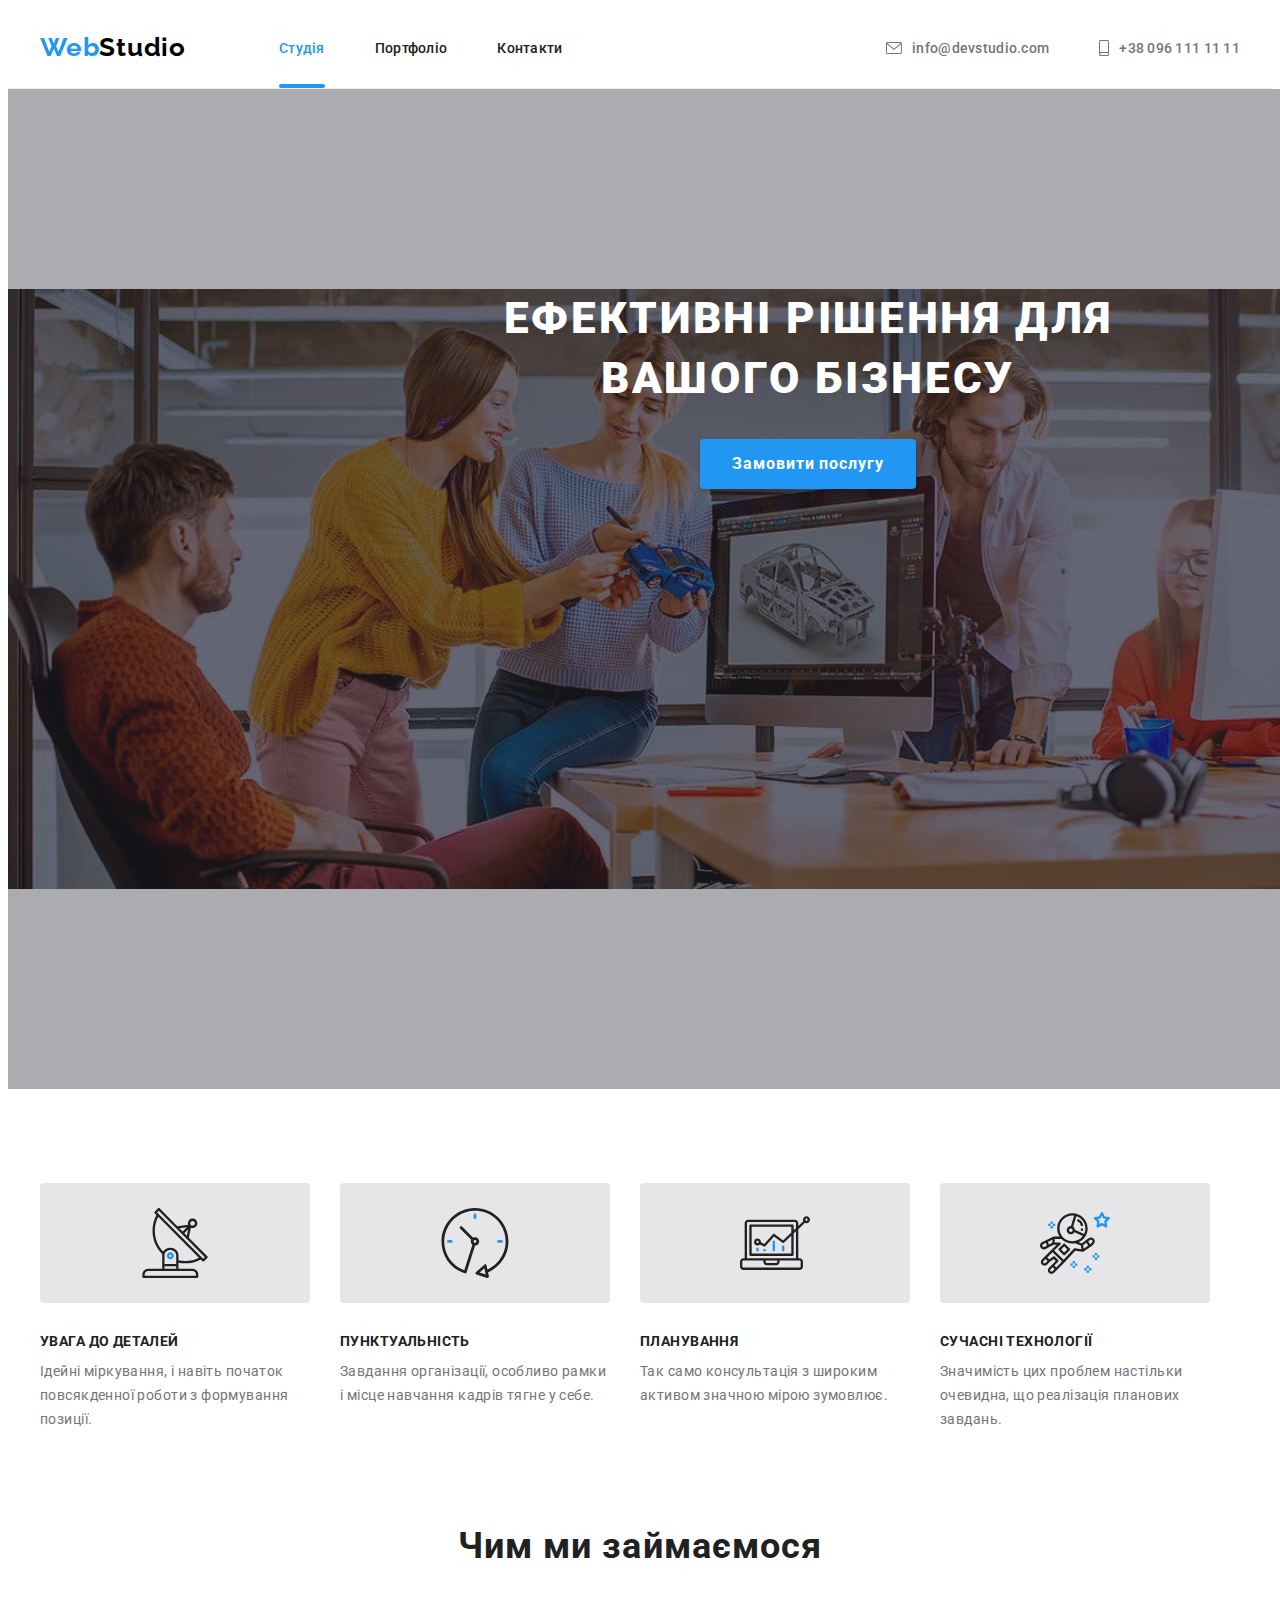
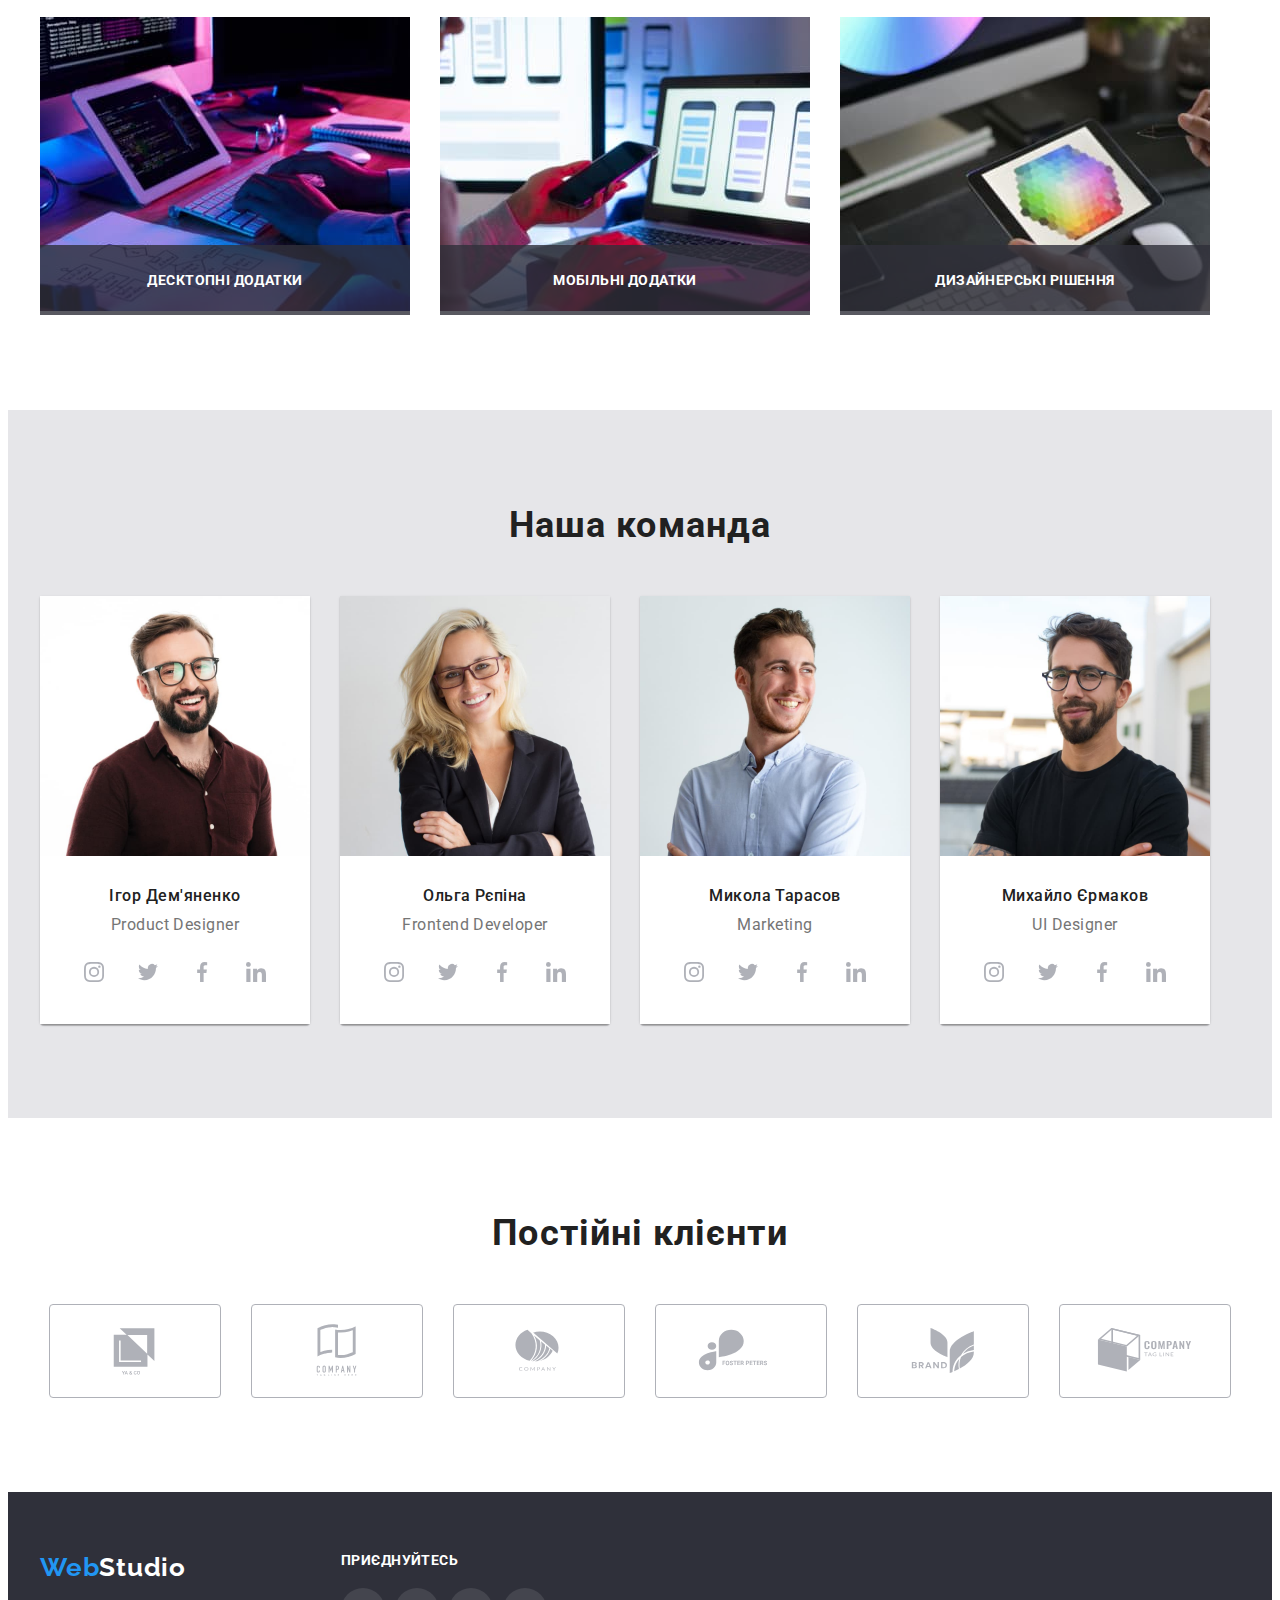
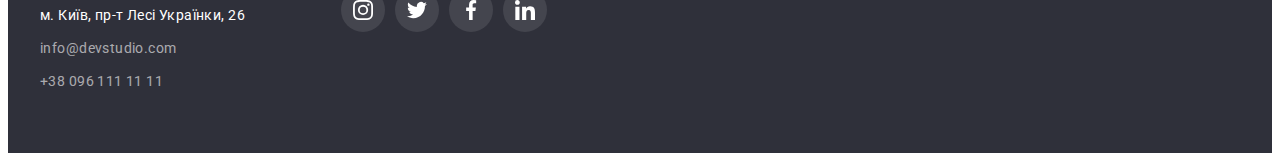
<file: index.html>
<!DOCTYPE html>
<html lang="uk">
  <head>
    <meta charset="UTF-8" />
    <meta http-equiv="X-UA-Compatible" content="IE=edge" />
    <meta name="viewport" content="width=device-width, initial-scale=1.0" />
    <title>WebStudio</title>
    <link rel="preconnect" href="https://fonts.googleapis.com" />
    <link rel="preconnect" href="https://fonts.gstatic.com" crossorigin />
    <link
      href="https://fonts.googleapis.com/css2?family=Raleway:wght@700&family=Roboto:wght@400;500;700;900&display=swap"
      rel="stylesheet"
    />
    <link
      rel="stylesheet"
      href="https://cdnjs.cloudflare.com/ajax/libs/modern-normalize/1.1.0/modern-normalize.min.css"
      integrity="sha512-wpPYUAdjBVSE4KJnH1VR1HeZfpl1ub8YT/NKx4PuQ5NmX2tKuGu6U/JRp5y+Y8XG2tV+wKQpNHVUX03MfMFn9Q=="
      crossorigin="anonymous"
      referrerpolicy="no-referrer"
    />
    <link rel="stylesheet" href="./css/styles.css" />
  </head>
  <body>
    <!--Верхня лінія-->
    <header class="header-nav">
      <div class="container header-container">
        <nav class="header-navigation">
          <a href="" class="logo logo-nav" lang="en"
            >Web<span class="logo-header">Studio</span></a
          >
          <ul class="site-nav">
            <li class="site-item">
              <a href="./index.html" class="link current">Студія</a>
            </li>
            <li class="site-item">
              <a href="./portfolio.html" class="link">Портфоліо</a>
            </li>
            <li class="site-item"><a href="" class="link">Контакти</a></li>
          </ul>
        </nav>
        <ul class="contacts">
          <li class="header-item">
            <div class="header-soc-block">
              <a href="mailto:info@devstudio.com" class="contacts-link"
                >info@devstudio.com<svg
                  class="header-soc-icon"
                  width="16"
                  height="12"
                >
                  <use href="./images/icons.svg#icon-envelope"></use></svg
              ></a>
            </div>
          </li>
          <li class="header-soc-item">
            <div class="header-soc-block">
              <a href="tel:+380961111111" class="contacts-link"
                >+38 096 111 11 11<svg
                  class="header-soc-icon"
                  width="10"
                  height="16"
                >
                  <use href="./images/icons.svg#icon-smartphone"></use></svg
              ></a>
            </div>
          </li>
        </ul>
      </div>
    </header>

    <main>
      <!--Шапка-->
      <section class="hero">
        <div class="container">
          <h1 class="hero-title">ЕФЕКТИВНІ РІШЕННЯ ДЛЯ ВАШОГО БІЗНЕСУ</h1>
          <button type="button" class="hero-button" data-modal-open>
            Замовити послугу
          </button>
        </div>
      </section>

      <!--<h2>Особливості</h2>-->
      <section class="features">
        <div class="container">
          <ul class="features-list">
            <li class="features-item">
              <div class="features-block">
                <svg class="features-icon" width="70" height="70">
                  <use href="./images/icons.svg#icon-antenna"></use>
                </svg>
              </div>
              <h3 class="features-title">УВАГА ДО ДЕТАЛЕЙ</h3>
              <p>
                Ідейні міркування, і навіть початок повсякденної роботи з
                формування позиції.
              </p>
            </li>
            <li class="features-item">
              <div class="features-block">
                <svg class="features-icon" width="70" height="70">
                  <use href="./images/icons.svg#icon-clock"></use>
                </svg>
              </div>
              <h3 class="features-title">ПУНКТУАЛЬНІСТЬ</h3>
              <p>
                Завдання організації, особливо рамки і місце навчання кадрів
                тягне у себе.
              </p>
            </li>
            <li class="features-item">
              <div class="features-block">
                <svg class="features-icon" width="70" height="70">
                  <use href="./images/icons.svg#icon-diagram"></use>
                </svg>
              </div>
              <h3 class="features-title">ПЛАНУВАННЯ</h3>
              <p>
                Так само консультація з широким активом значною мірою зумовлює.
              </p>
            </li>
            <li class="features-item">
              <div class="features-block">
                <svg class="features-icon" width="70" height="70">
                  <use href="./images/icons.svg#icon-astronaut"></use>
                </svg>
              </div>
              <h3 class="features-title">СУЧАСНІ ТЕХНОЛОГІЇ</h3>
              <p>
                Значимість цих проблем настільки очевидна, що реалізація
                планових завдань.
              </p>
            </li>
          </ul>
        </div>
      </section>

      <!--Чим ми займаємося-->
      <section class="specialty">
        <div class="container">
          <h2 class="specialty-heading heading">Чим ми займаємося</h2>
          <ul class="specialty-list">
            <li>
              <div class="specialty-top-wrap">
                <p class="specialty-top-text">ДЕСКТОПНІ ДОДАТКИ</p>
                <img src="./images/box1.jpg" alt="веб-розробка" width="370" />
              </div>
            </li>
            <li>
              <div class="specialty-top-wrap">
                <p class="specialty-top-text">МОБІЛЬНІ ДОДАТКИ</p>
                <img
                  src="./images/box2.jpg"
                  alt="розробка додатків"
                  width="370"
                />
              </div>
            </li>
            <li>
              <div class="specialty-top-wrap">
                <p class="specialty-top-text">ДИЗАЙНЕРСЬКІ РІШЕННЯ</p>
                <img src="./images/box3.jpg" alt="веб-дизайн" width="370" />
              </div>
            </li>
          </ul>
        </div>
      </section>

      <!--Наша команда-->
      <section class="section-user">
        <div class="container">
          <h2 class="user-heading heading">Наша команда</h2>
          <ul class="user-list">
            <li class="user-item">
              <img
                class="user-image"
                src="./images/igor.jpg"
                alt="Ігор Дем'яненко"
                width="270"
              />
              <div class="user-block">
                <h3 class="user-title">Ігор Дем'яненко</h3>
                <p>Product Designer</p>
                <ul class="user-soc-list">
                  <li class="user-soc-item">
                    <a class="user-soc-link" href="">
                      <svg class="user-soc-icon" width="20" height="20">
                        <use href="./images/icons.svg#icon-instagram"></use>
                      </svg>
                    </a>
                  </li>
                  <li class="user-soc-item">
                    <a class="user-soc-link" href="">
                      <svg class="user-soc-icon" width="20" height="20">
                        <use href="./images/icons.svg#icon-twitter"></use>
                      </svg>
                    </a>
                  </li>
                  <li class="user-soc-item">
                    <a class="user-soc-link" href="">
                      <svg class="user-soc-icon" width="20" height="20">
                        <use href="./images/icons.svg#icon-facebook"></use>
                      </svg>
                    </a>
                  </li>
                  <li class="user-soc-item">
                    <a class="user-soc-link" href="">
                      <svg class="user-soc-icon" width="20" height="20">
                        <use href="./images/icons.svg#icon-linkedin"></use>
                      </svg>
                    </a>
                  </li>
                </ul>
              </div>
            </li>
            <li class="user-item">
              <img
                class="user-image"
                src="./images/olga.jpg"
                alt="Ольга Рєпіна"
                width="270"
              />
              <div class="user-block">
                <h3 class="user-title">Ольга Рєпіна</h3>
                <p>Frontend Developer</p>
                <ul class="user-soc-list">
                  <li class="user-soc-item">
                    <a class="user-soc-link" href="">
                      <svg class="user-soc-icon" width="20" height="20">
                        <use href="./images/icons.svg#icon-instagram"></use>
                      </svg>
                    </a>
                  </li>
                  <li class="user-soc-item">
                    <a class="user-soc-link" href="">
                      <svg class="user-soc-icon" width="20" height="20">
                        <use href="./images/icons.svg#icon-twitter"></use>
                      </svg>
                    </a>
                  </li>
                  <li class="user-soc-item">
                    <a class="user-soc-link" href="">
                      <svg class="user-soc-icon" width="20" height="20">
                        <use href="./images/icons.svg#icon-facebook"></use>
                      </svg>
                    </a>
                  </li>
                  <li class="user-soc-item">
                    <a class="user-soc-link" href="">
                      <svg class="user-soc-icon" width="20" height="20">
                        <use href="./images/icons.svg#icon-linkedin"></use>
                      </svg>
                    </a>
                  </li>
                </ul>
              </div>
            </li>
            <li class="user-item">
              <img
                class="user-image"
                src="./images/nicholas.jpg"
                alt="Микола Тарасов"
                width="270"
              />
              <div class="user-block">
                <h3 class="user-title">Микола Тарасов</h3>
                <p>Marketing</p>
                <ul class="user-soc-list">
                  <li class="user-soc-item">
                    <a class="user-soc-link" href="">
                      <svg class="user-soc-icon" width="20" height="20">
                        <use href="./images/icons.svg#icon-instagram"></use>
                      </svg>
                    </a>
                  </li>
                  <li class="user-soc-item">
                    <a class="user-soc-link" href="">
                      <svg class="user-soc-icon" width="20" height="20">
                        <use href="./images/icons.svg#icon-twitter"></use>
                      </svg>
                    </a>
                  </li>
                  <li class="user-soc-item">
                    <a class="user-soc-link" href="">
                      <svg class="user-soc-icon" width="20" height="20">
                        <use href="./images/icons.svg#icon-facebook"></use>
                      </svg>
                    </a>
                  </li>
                  <li class="user-soc-item">
                    <a class="user-soc-link" href="">
                      <svg class="user-soc-icon" width="20" height="20">
                        <use href="./images/icons.svg#icon-linkedin"></use>
                      </svg>
                    </a>
                  </li>
                </ul>
              </div>
            </li>
            <li class="user-item">
              <img
                class="user-image"
                src="./images/mykhailo.jpg"
                alt="Михайло Єрмаков"
                width="270"
              />
              <div class="user-block">
                <h3 class="user-title">Михайло Єрмаков</h3>
                <p>UI Designer</p>
                <ul class="user-soc-list">
                  <li class="user-soc-item">
                    <a class="user-soc-link" href="">
                      <svg class="user-soc-icon" width="20" height="20">
                        <use href="./images/icons.svg#icon-instagram"></use>
                      </svg>
                    </a>
                  </li>
                  <li class="user-soc-item">
                    <a class="user-soc-link" href="">
                      <svg class="user-soc-icon" width="20" height="20">
                        <use href="./images/icons.svg#icon-twitter"></use>
                      </svg>
                    </a>
                  </li>
                  <li class="user-soc-item">
                    <a class="user-soc-link" href="">
                      <svg class="user-soc-icon" width="20" height="20">
                        <use href="./images/icons.svg#icon-facebook"></use>
                      </svg>
                    </a>
                  </li>
                  <li class="user-soc-item">
                    <a class="user-soc-link" href="">
                      <svg class="user-soc-icon" width="20" height="20">
                        <use href="./images/icons.svg#icon-linkedin"></use>
                      </svg>
                    </a>
                  </li>
                </ul>
              </div>
            </li>
          </ul>
        </div>
      </section>

      <!--Постійні клієнти-->
      <section class="section-clients">
        <div class="container">
          <h2 class="clients-heading heading">Постійні клієнти</h2>
          <ul class="clients-list">
            <li class="clients-item">
              <a class="clients-link" href="">
                <svg class="clients-soc-icon" width="106" height="60">
                  <use href="./images/icons.svg#icon-yaco"></use>
                </svg>
              </a>
            </li>
            <li class="clients-item">
              <a class="clients-link" href="">
                <svg class="clients-soc-icon" width="106" height="60">
                  <use
                    href="./images/icons.svg#icon-company_tagline_here"
                  ></use>
                </svg>
              </a>
            </li>
            <li class="clients-item">
              <a class="clients-link" href="">
                <svg class="clients-soc-icon" width="106" height="60">
                  <use href="./images/icons.svg#icon-company"></use>
                </svg>
              </a>
            </li>
            <li class="clients-item">
              <a class="clients-link" href="">
                <svg class="clients-soc-icon" width="106" height="60">
                  <use href="./images/icons.svg#icon-foster_peters"></use>
                </svg>
              </a>
            </li>
            <li class="clients-item">
              <a class="clients-link" href="">
                <svg class="clients-soc-icon" width="106" height="60">
                  <use href="./images/icons.svg#icon-brand"></use>
                </svg>
              </a>
            </li>
            <li class="clients-item">
              <a class="clients-link" href="">
                <svg class="clients-soc-icon" width="106" height="60">
                  <use href="./images/icons.svg#icon-company_tag_line"></use>
                </svg>
              </a>
            </li>
          </ul>
        </div>
      </section>
    </main>

    <!--Підвал-->
    <footer class="footer-nav">
      <div class="container footer-container">
        <div class="footer-nav-block">
          <a href="" class="logo footer" lang="en"
            >Web<span class="foorer-logo">Studio</span></a
          >
          <address class="footer-address">
            <a href="" class="addres location"
              >м. Київ, пр-т Лесі Українки, 26</a
            ><br />
            <a href="mailto:info@devstudio.com" class="nav-link email"
              >info@devstudio.com</a
            ><br />
            <a href="tel:+380961111111" class="nav-link tel"
              >+38 096 111 11 11</a
            >
          </address>
        </div>
        <div class="footer-icon-block">
          <h2 class="footer-heading">ПРИЄДНУЙТЕСЬ</h2>
          <ul class="footer-soc-list">
            <li class="footer-soc-item">
              <a class="footer-soc-link" href="">
                <svg class="footer-soc-icon" width="20" height="20">
                  <use href="./images/icons.svg#icon-instagram"></use>
                </svg>
              </a>
            </li>
            <li class="footer-soc-item">
              <a class="footer-soc-link" href="">
                <svg class="footer-soc-icon" width="20" height="20">
                  <use href="./images/icons.svg#icon-twitter"></use>
                </svg>
              </a>
            </li>
            <li class="footer-soc-item">
              <a class="footer-soc-link" href="">
                <svg class="footer-soc-icon" width="20" height="20">
                  <use href="./images/icons.svg#icon-facebook"></use>
                </svg>
              </a>
            </li>
            <li class="footer-soc-item">
              <a class="footer-soc-link" href="">
                <svg class="footer-soc-icon" width="20" height="20">
                  <use href="./images/icons.svg#icon-linkedin"></use>
                </svg>
              </a>
            </li>
          </ul>
        </div>
      </div>
    </footer>
    <div class="backdrop is-hidden" data-modal>
      <div class="modal">
        <button type="button" class="modal-close" data-modal-close>
          <svg class="modal-icon" width="18" height="18">
            <use href="./images/icons.svg#icon-closeX"></use>
          </svg>
        </button>
      </div>
    </div>
    <script src="./js/modal.js"></script>
  </body>
</html>
</file>
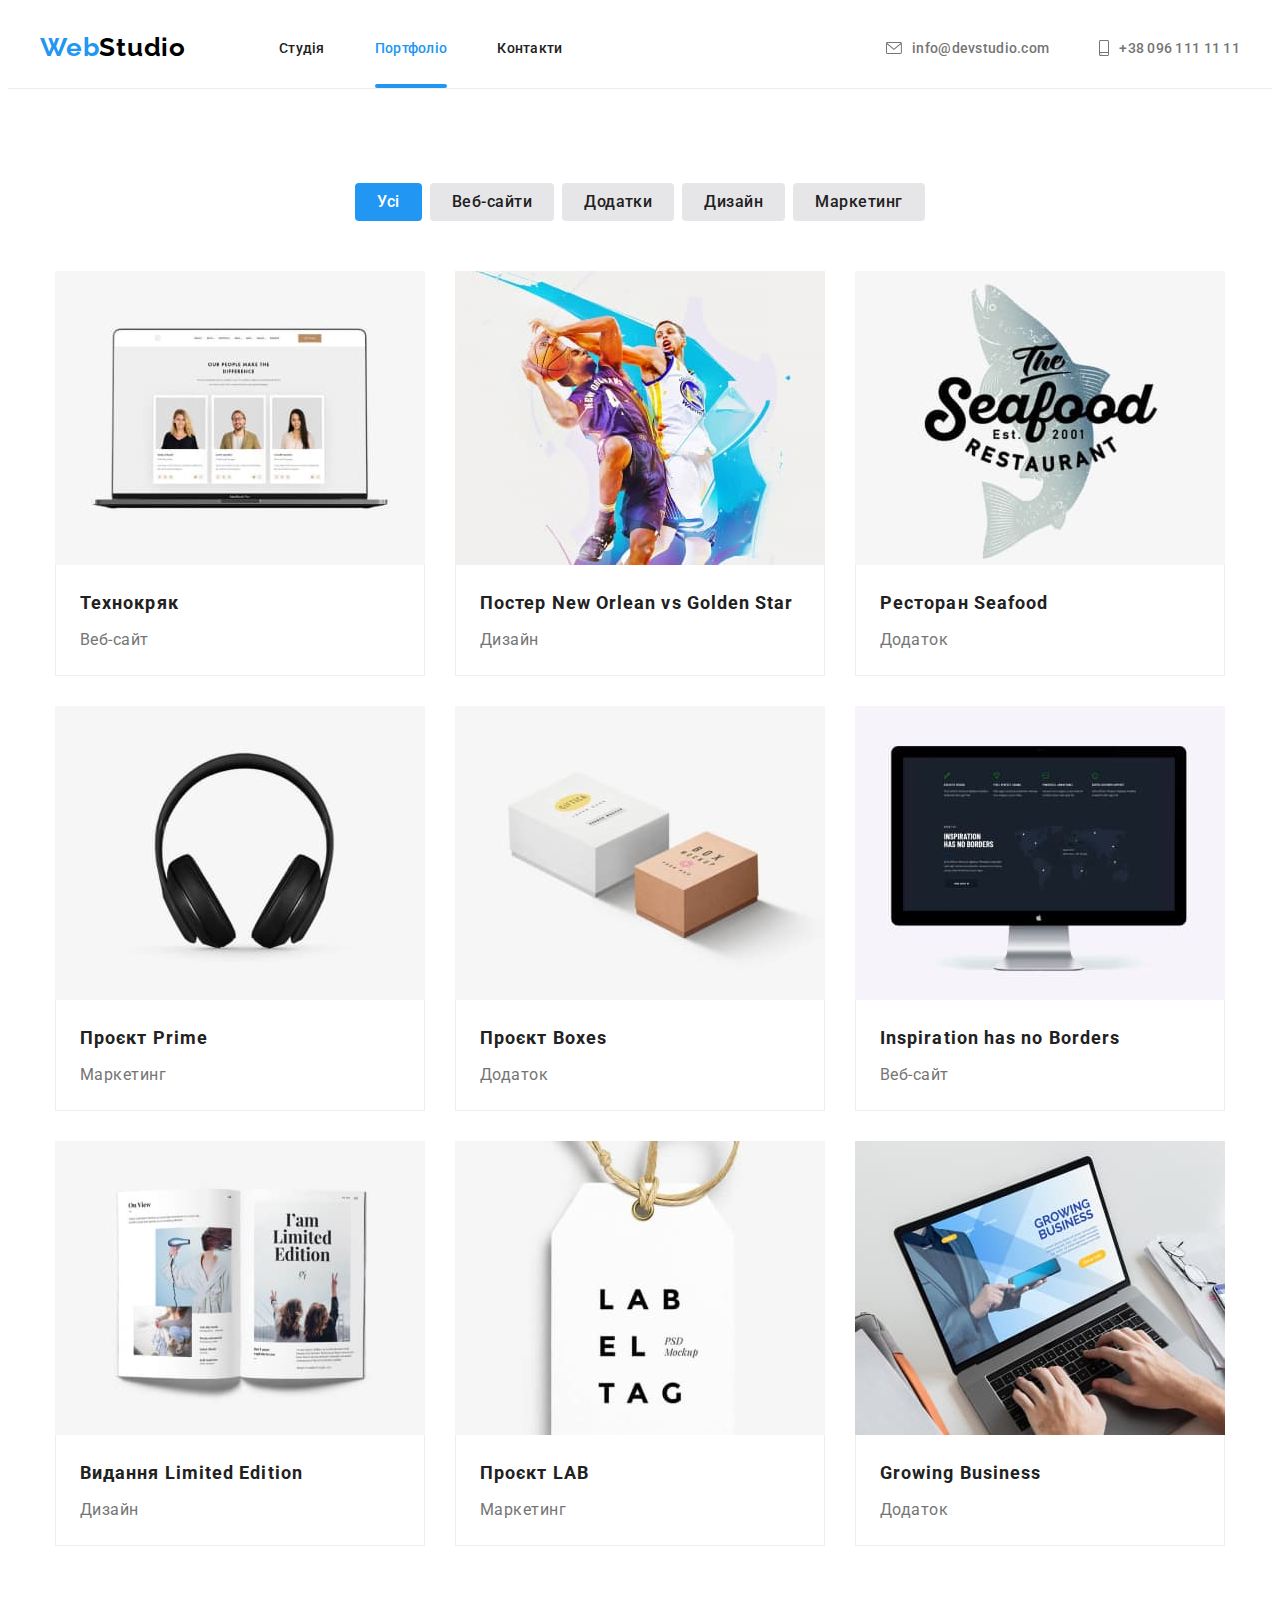
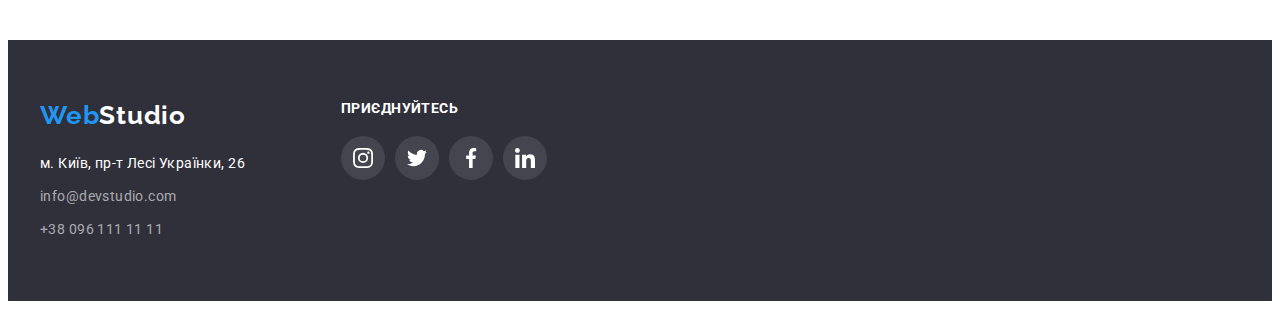
<file: portfolio.html>
<!DOCTYPE html>
<html lang="uk">
  <head>
    <meta charset="UTF-8" />
    <meta http-equiv="X-UA-Compatible" content="IE=edge" />
    <meta name="viewport" content="width=device-width, initial-scale=1.0" />
    <title>Портфоліо</title>
    <link rel="preconnect" href="https://fonts.googleapis.com" />
    <link rel="preconnect" href="https://fonts.gstatic.com" crossorigin />
    <link
      href="https://fonts.googleapis.com/css2?family=Raleway:wght@700&family=Roboto:wght@400;500;700;900&display=swap"
      rel="stylesheet"
    />
    <link
      rel="stylesheet"
      href="https://cdnjs.cloudflare.com/ajax/libs/modern-normalize/1.1.0/modern-normalize.min.css"
      integrity="sha512-wpPYUAdjBVSE4KJnH1VR1HeZfpl1ub8YT/NKx4PuQ5NmX2tKuGu6U/JRp5y+Y8XG2tV+wKQpNHVUX03MfMFn9Q=="
      crossorigin="anonymous"
      referrerpolicy="no-referrer"
    />
    <link rel="stylesheet" href="./css/styles.css" />
  </head>
  <body>
    <!--Верхня лінія-->
    <header class="header-nav">
      <div class="container header-container">
        <nav class="header-navigation">
          <a href="" class="logo logo-nav" lang="en"
            >Web<span class="logo-header">Studio</span></a
          >
          <ul class="site-nav">
            <li class="site-item">
              <a href="./index.html" class="link">Студія</a>
            </li>
            <li class="site-item">
              <a href="./portfolio.html" class="link current">Портфоліо</a>
            </li>
            <li class="site-item"><a href="" class="link">Контакти</a></li>
          </ul>
        </nav>
        <ul class="contacts">
          <li class="header-item">
            <div class="header-soc-block">
              <a href="mailto:info@devstudio.com" class="contacts-link"
                >info@devstudio.com<svg
                  class="header-soc-icon"
                  width="16"
                  height="12"
                >
                  <use href="./images/icons.svg#icon-envelope"></use></svg
              ></a>
            </div>
          </li>
          <li class="header-soc-item">
            <div class="header-soc-block">
              <a href="tel:+380961111111" class="contacts-link"
                >+38 096 111 11 11<svg
                  class="header-soc-icon"
                  width="10"
                  height="16"
                >
                  <use href="./images/icons.svg#icon-smartphone"></use></svg
              ></a>
            </div>
          </li>
        </ul>
      </div>
    </header>

    <main>
      <!--<h1>Фільтри</h1>-->
      <section class="filter-button">
        <div class="container">
          <ul class="buttons">
            <li>
              <button type="button" class="button-filters flowing">Усі</button>
            </li>
            <li>
              <button type="button" class="button-filters">Веб-сайти</button>
            </li>
            <li>
              <button type="button" class="button-filters">Додатки</button>
            </li>
            <li>
              <button type="button" class="button-filters">Дизайн</button>
            </li>
            <li>
              <button type="button" class="button-filters">Маркетинг</button>
            </li>
          </ul>
          <ul class="filter">
            <li class="filter-list">
              <a class="filter-link" href="">
                <div class="filter-top-wrap">
                  <p class="filter-top-text">
                    Ресурс пропонує комплексні пропозиції з різним рівнем
                    функціоналу та сервісів. Все це дозволить відвідувачу
                    отримати вичерпні відомості про компанію чи приватну особу.
                  </p>
                  <img
                    class="filter-image"
                    src="./images/technoquack.jpg"
                    alt="Технокряк"
                    width="370"
                  />
                </div>
                <div class="filter-block">
                  <h2 class="section-title">Технокряк</h2>
                  <p class="filter-text">Веб-сайт</p>
                </div>
              </a>
            </li>
            <li class="filter-list">
              <a class="filter-link" href="">
                <div class="filter-top-wrap">
                  <p class="filter-top-text">
                    Ресурс пропонує комплексні пропозиції з різним рівнем
                    функціоналу та сервісів. Все це дозволить відвідувачу
                    отримати вичерпні відомості про компанію чи приватну особу.
                  </p>
                  <img
                    class="filter-image"
                    src="./images/poster.jpg"
                    alt="Постер New Orlean vs Golden Star"
                    width="370"
                  />
                </div>
                <div class="filter-block">
                  <h2 class="section-title">
                    Постер New Orlean vs Golden Star
                  </h2>
                  <p class="filter-text">Дизайн</p>
                </div>
              </a>
            </li>
            <li class="filter-list">
              <a class="filter-link" href="">
                <div class="filter-top-wrap">
                  <p class="filter-top-text">
                    Ресурс пропонує комплексні пропозиції з різним рівнем
                    функціоналу та сервісів. Все це дозволить відвідувачу
                    отримати вичерпні відомості про компанію чи приватну особу.
                  </p>
                  <img
                    class="filter-image"
                    src="./images/restaurant.jpg"
                    alt="Ресторан Seafood"
                    width="370"
                  />
                </div>
                <div class="filter-block">
                  <h2 class="section-title">Ресторан Seafood</h2>
                  <p class="filter-text">Додаток</p>
                </div>
              </a>
            </li>
            <li class="filter-list">
              <a class="filter-link" href="">
                <div class="filter-top-wrap">
                  <p class="filter-top-text">
                    Ресурс пропонує комплексні пропозиції з різним рівнем
                    функціоналу та сервісів. Все це дозволить відвідувачу
                    отримати вичерпні відомості про компанію чи приватну особу.
                  </p>
                  <img
                    class="filter-image"
                    src="./images/prime.jpg"
                    alt="Проєкт Prime"
                    width="370"
                  />
                </div>
                <div class="filter-block">
                  <h2 class="section-title">Проєкт Prime</h2>
                  <p class="filter-text">Маркетинг</p>
                </div>
              </a>
            </li>
            <li class="filter-list">
              <a class="filter-link" href="">
                <div class="filter-top-wrap">
                  <p class="filter-top-text">
                    Ресурс пропонує комплексні пропозиції з різним рівнем
                    функціоналу та сервісів. Все це дозволить відвідувачу
                    отримати вичерпні відомості про компанію чи приватну особу.
                  </p>
                  <img
                    class="filter-image"
                    src="./images/boxes.jpg"
                    alt="Проєкт Boxes"
                    width="370"
                  />
                </div>
                <div class="filter-block">
                  <h2 class="section-title">Проєкт Boxes</h2>
                  <p class="filter-text">Додаток</p>
                </div>
              </a>
            </li>
            <li class="filter-list">
              <a class="filter-link" href="">
                <div class="filter-top-wrap">
                  <p class="filter-top-text">
                    Ресурс пропонує комплексні пропозиції з різним рівнем
                    функціоналу та сервісів. Все це дозволить відвідувачу
                    отримати вичерпні відомості про компанію чи приватну особу.
                  </p>
                  <img
                    class="filter-image"
                    src="./images/inspiration.jpg"
                    alt="Inspiration has no Borders"
                    width="370"
                  />
                </div>
                <div class="filter-block">
                  <h2 class="section-title">Inspiration has no Borders</h2>
                  <p class="filter-text">Веб-сайт</p>
                </div>
              </a>
            </li>
            <li class="filter-list">
              <a class="filter-link" href="">
                <div class="filter-top-wrap">
                  <p class="filter-top-text">
                    Ресурс пропонує комплексні пропозиції з різним рівнем
                    функціоналу та сервісів. Все це дозволить відвідувачу
                    отримати вичерпні відомості про компанію чи приватну особу.
                  </p>
                  <img
                    class="filter-image"
                    src="./images/publishing-house.jpg"
                    alt="Видання Limited Edition"
                    width="370"
                  />
                </div>
                <div class="filter-block">
                  <h2 class="section-title">Видання Limited Edition</h2>
                  <p class="filter-text">Дизайн</p>
                </div>
              </a>
            </li>
            <li class="filter-list">
              <a class="filter-link" href="">
                <div class="filter-top-wrap">
                  <p class="filter-top-text">
                    Ресурс пропонує комплексні пропозиції з різним рівнем
                    функціоналу та сервісів. Все це дозволить відвідувачу
                    отримати вичерпні відомості про компанію чи приватну особу.
                  </p>
                  <img
                    class="filter-image"
                    src="./images/lab.jpg"
                    alt="Проєкт LAB"
                    width="370"
                  />
                </div>
                <div class="filter-block">
                  <h2 class="section-title">Проєкт LAB</h2>
                  <p class="filter-text">Маркетинг</p>
                </div>
              </a>
            </li>
            <li class="filter-list">
              <a class="filter-link" href="">
                <div class="filter-top-wrap">
                  <p class="filter-top-text">
                    Ресурс пропонує комплексні пропозиції з різним рівнем
                    функціоналу та сервісів. Все це дозволить відвідувачу
                    отримати вичерпні відомості про компанію чи приватну особу.
                  </p>
                  <img
                    class="filter-image"
                    src="./images/growing-business.jpg"
                    alt="Growing Business"
                    width="370"
                  />
                </div>
                <div class="filter-block">
                  <h2 class="section-title">Growing Business</h2>
                  <p class="filter-text text">Додаток</p>
                </div>
              </a>
            </li>
          </ul>
        </div>
      </section>
    </main>

    <!--Підвал-->
    <footer class="footer-nav">
      <div class="container footer-container">
        <div class="footer-nav-block">
          <a href="" class="logo footer" lang="en"
            >Web<span class="foorer-logo">Studio</span></a
          >
          <address class="footer-address">
            <a href="" class="addres location"
              >м. Київ, пр-т Лесі Українки, 26</a
            ><br />
            <a href="mailto:info@devstudio.com" class="nav-link email"
              >info@devstudio.com</a
            ><br />
            <a href="tel:+380961111111" class="nav-link tel"
              >+38 096 111 11 11</a
            >
          </address>
        </div>
        <div class="footer-icon-block">
          <h2 class="footer-heading">ПРИЄДНУЙТЕСЬ</h2>
          <ul class="footer-soc-list">
            <li class="footer-soc-item">
              <a class="footer-soc-link" href="">
                <svg class="footer-soc-icon" width="20" height="20">
                  <use href="./images/icons.svg#icon-instagram"></use>
                </svg>
              </a>
            </li>
            <li class="footer-soc-item">
              <a class="footer-soc-link" href="">
                <svg class="footer-soc-icon" width="20" height="20">
                  <use href="./images/icons.svg#icon-twitter"></use>
                </svg>
              </a>
            </li>
            <li class="footer-soc-item">
              <a class="footer-soc-link" href="">
                <svg class="footer-soc-icon" width="20" height="20">
                  <use href="./images/icons.svg#icon-facebook"></use>
                </svg>
              </a>
            </li>
            <li class="footer-soc-item">
              <a class="footer-soc-link" href="">
                <svg class="footer-soc-icon" width="20" height="20">
                  <use href="./images/icons.svg#icon-linkedin"></use>
                </svg>
              </a>
            </li>
          </ul>
        </div>
      </div>
    </footer>
    <div class="backdrop is-hidden" data-modal>
      <div class="modal">
        <button type="" class="modal-close" data-modal-close>
          <svg class="modal-icon" width="18" height="18">
            <use href="./images/icons.svg#icon-closeX"></use>
          </svg>
        </button>
      </div>
    </div>
    <script src="./js/modal.js"></script>
  </body>
</html>
</file>
<file: css/styles.css>
/*основний колір тексту #212121; */
/*колір тексту заголовка #757575; */
/*акцент #2196F3; */
/* колір h1, лого в футері та адреси #FFFFFF; */
/*колір телефону та ел.адреси в футері rgba(255, 255, 255, 0.6);*/
/*логотип #000000;*/
/*колір основного фону #F5F5F5;*/
/*вторинний колір фону #F5F4FA;*/
/*колір шапки та футера #2F303A;*/
/*font-family: 'Raleway', sans-serif;
font-family: 'Roboto', sans-serif;*/

:root {
  --primary-text-color: #212121;
  --title-text-color: #757575;
  --accent-color: #2196f3;
  --subject-color: #ffffff;
  --footer-link-color: rgba(255, 255, 255, 0.6);
  --logo-color: #000000;
  --primary-bg-color: #f5f5f5;
  --secondary-bg-color: #e6e6e9;
  --nav-bg-color: #2f303a;
}

h1,
h2,
h3,
h4,
h5,
h6,
p {
  margin: 0;
}

ul {
  list-style: none;
  margin: 0;
  padding: 0;
}

body {
  font-family: "Roboto", sans-serif;
  /*background-color: var(--primary-bg-color);*/
  color: var(--title-text-color);
}

.site-nav,
.contacts,
.features-list,
.specialty-list,
.user-list,
.buttons,
.filter {
  list-style: none;
}


/*---------------------------Верхня лінія------------------------------*/
.header-container {
  display: flex;
  align-items: center;
}

.header-navigation {
  margin-right: auto;
  display: flex;
  align-items: center;
}

.header-nav {
  
  background-color: var(--subject-color);
  border-bottom: 1px solid #ECECEC;
}

.header-nav a {
  text-decoration: none;
  list-style: none;
}

.logo-nav {
  padding-top: 24px;
  padding-bottom: 25px;
}

.logo {
  
  font-family: "Raleway", sans-serif;
  font-weight: 700;
  font-size: 26px;
  line-height: 1.1923;
  letter-spacing: 0.03em;
  color: var(--accent-color);
}

.logo-header {
  color: var(--logo-color);
}

.site-nav .link,
.buttons .button {
  color: var(--primary-text-color);
}

.site-nav {
  /*position: relative;*/
  font-weight: 500;
  font-size: 14px;
  line-height: 1.1429;
  letter-spacing: 0.02em;
  /* padding: 32px 0; */
  display: flex;
  gap: 50px;  
  margin-left: 93px;
  color: var(--accent-color);
}

.site-item .link {
  padding: 32px 0;
  position: relative;
  transition: color 250ms cubic-bezier(0.4, 0, 0.2, 1);
}

.link:hover,
.link:focus {
  color: var(--accent-color);
}

.site-nav .current {
  color: var(--accent-color);
}

.current::after {
  content: '';
  position: absolute;
  width: 100%;
  height: 4px;
  left: 0;
  bottom: 0;
  border-radius: 2px;  
  background-color: var(--accent-color);
  display: flex;
  align-items: flex-end;
  justify-content: end;
}

.contacts {
  display: flex;
  align-items: center;
}

.contacts .contacts-link {
  font-weight: 500;
  font-size: 14px;
  line-height: 1.1429;
  letter-spacing: 0.02em;
  color: var(--title-text-color);
  display: flex;
  align-items: center;
  flex-direction: row-reverse;
  margin-left: 50px;
  transition: color 250ms cubic-bezier(0.4, 0, 0.2, 1);
}

.contacts-link:hover,
.contacts-link:focus {
  color: var(--accent-color);
  fill: var(--accent-color);
}

.container {
  width: 1200px;
  padding-left: 15px;
  padding-right: 15px;
  margin: 0 auto;
  /*outline: 2px solid red;*/
}

.header-soc-item,
.header-soc-block {
  fill: var(--title-text-color);
}

.header-soc-icon {
  margin-right: 10px;
}



/*---------------------------------Шапка------------------------------*/
.hero {
  width: 1600px;
  height: 600px;
  margin: 0 auto;
  padding-top: 200px;
  padding-bottom: 200px;
  /*background-color: var(--nav-bg-color);*/
  background-image: linear-gradient(rgba(47, 48, 58, 0.4), rgba(47, 48, 58, 0.4)), url(../images/hero.jpg);
  background-repeat: no-repeat;
  background-position: center;
}

.hero-title {
  width: 696px;
  margin: 0 auto; 
  font-weight: 900;
  font-size: 44px;
  line-height: 1.3636;
  letter-spacing: 0.06em;
  text-align: center;
  color: var(--subject-color);
  margin-bottom: 30px;
}

.hero-button {
  min-width: 216px;
  height: 50px;
  display: block;
  margin: 0 auto;
  font-family: inherit;
  font-weight: 700;
  font-size: 16px;
  line-height: 1.875;
  letter-spacing: 0.06em;
  color: var(--subject-color);
  background-color: var(--accent-color);
  border: none;
  cursor: pointer;
  box-shadow: 0px 4px 4px rgba(0, 0, 0, 0.15);
  border-radius: 4px;
  transition: background-color 250ms cubic-bezier(0.4, 0, 0.2, 1),
  color 250ms cubic-bezier(0.4, 0, 0.2, 1);
}

.hero-button:hover,
.hero-button:focus {
  color: var(--primary-text-color);
  background-color: var(--secondary-bg-color);
}



/*------------------------------Особливості--------------------------*/
.features {
  padding-top: 94px;
  padding-bottom: 94px;
}

.features .features-title {
  color: var(--primary-text-color);
}

.features-item {
  width: 270px;
}

.features-title {
  margin-bottom: 10px;
  font-size: 14px;
  line-height: 1.1429;
  letter-spacing: 0.03em;
}

.features-list {
  display: flex;
  gap: 30px;
}

.features-list p {
  font-size: 14px;
  line-height: 1.7143;
  letter-spacing: 0.03em;
  display: flex;
  gap: 30px;
}

.features-block {
  margin-bottom: 30px;
  width: 270px;
  height: 120px;
  display: flex;
  align-items: center;
  justify-content: center;
  background-color: var(--secondary-bg-color);
  border-radius: 4px;
}



/*--------------------------------Чим ми займаємося------------------*/
.specialty {
  padding-bottom: 95px;
}

.heading {
  text-align: center;
  font-size: 36px;
  line-height: 1.1667;
  letter-spacing: 0.03em;
  margin-bottom: 50px;
  color: var(--primary-text-color);
}

.specialty-list {
  margin-right: auto;
  display: flex;
  align-items: center;
  gap: 30px;
}

.specialty-top-wrap {
  position: relative;
  /*overflow: hidden;*/
}

.specialty-top-text {
  position: absolute;
  bottom: 0;
  background-color: rgba(47, 48, 58, 0.8);
  font-weight: 700;
  font-size: 14px;
  line-height: 1.1429;
  letter-spacing: 0.03em;
  color: var(--subject-color);
  width: 370px;
  height: 70px;
  /*text-align: center;*/
  display: flex;
  justify-content: center;
  align-items: center;
}



/*-----------------------------------Наша команда------------------*/
.section-user {
  padding-top: 94px;
  padding-bottom: 94px;
  background-color: var(--secondary-bg-color);
}

.user-list {
  margin-right: auto;
  display: flex;
  align-items: center;
  gap: 30px;
}

.user-item {
  box-shadow: 0px 1px 3px rgba(0, 0, 0, 0.12), 0px 1px 1px rgba(0, 0, 0, 0.14), 0px 2px 1px rgba(0, 0, 0, 0.2);
  border-radius: 0px 0px 4px 4px;
}

.user-block {
  padding-top: 30px;
  padding-bottom: 30px;
  flex-wrap: wrap;
  text-align: center;
  background-color: var(--subject-color);
}

.user-image {
  display: block;
}

.user-title {
  margin-bottom: 10px;
  font-weight: 500;
  font-size: 16px;
  line-height: 1.1875;
  letter-spacing: 0.03em;
  color: var(--primary-text-color);
}
.user-list p {
  /*margin-bottom: 30px;*/
  font-size: 16px;
  line-height: 1.1875;
  letter-spacing: 0.03em;
  margin-bottom: 16px;
}

.user-soc-list,
.footer-soc-list {
  display: flex;
  justify-content: center;
  gap: 10px;
}

.user-soc-item,
.footer-soc-item {
  width: 44px;
  height: 44px;
}

.user-soc-link {
  width: 100%;
  height: 100%;
  /*background-color: #2196f3;*/
  border-radius: 50%;
  display: flex;
  align-items: center;
  justify-content: center;  
  transition: background-color 250ms cubic-bezier(0.4, 0, 0.2, 1);
}

.user-soc-link:hover,
.user-soc-link:focus {
  background-color: var(--accent-color);
}

.user-soc-icon {
  fill: #AFB1B8;
  transition: fill 250ms cubic-bezier(0.4, 0, 0.2, 1);
}

.user-soc-link:hover .user-soc-icon,
.user-soc-link:focus .user-soc-icon {
  fill: var(--subject-color);
}



/*------------------------------Постійні клієнти---------------------------*/
.section-clients {
  padding-top: 94px;
  padding-bottom: 94px;
}

.clients-list {
  display: flex;
  justify-content: center;
  gap: 30px;
}

.clients-link {
  width: 170px;
  height: 92px;
  border-radius: 4px;
  border: 1px solid #AFB1B8;
  display: flex;
  align-items: center;
  justify-content: center;  
  transition: border-color 250ms cubic-bezier(0.4, 0, 0.2, 1);
}

.clients-link:hover,
.clients-link:focus {  
  border-color: var(--accent-color);
}

.clients-soc-icon {
  fill: #AFB1B8;
  transition: fill 250ms cubic-bezier(0.4, 0, 0.2, 1);
}

.clients-link:hover .clients-soc-icon,
.clients-link:focus .clients-soc-icon {
  fill: var(--accent-color);
}



/*---------------------------------Футер--------------------------------*/
/* Навігація */
.footer-nav {
  padding-top: 60px;
  padding-bottom: 60px;
  display: block;
  justify-content: flex-start;
  background-color: var(--nav-bg-color);
}

.footer-container {
  display: flex;
  gap: 70px;
}

.footer-nav-block {  
  width: 231px;
}

.logo .footer,
.footer {
  display: block;
  margin-bottom: 20px;
  }

.footer-nav a {
  text-decoration: none;
}

.foorer-logo,
.addres {
  color: var(--subject-color);
}

.nav-link,
.nav-tel {  
  color: var(--footer-link-color);  
}

.location,
.email {  
  display: inline-block;
  margin-bottom: 9px;
}

.addres,
.nav-link {
  font-size: 14px;
  line-height: 1.7143;
  letter-spacing: 0.03em;
  font-style: normal;
  transition: color 250ms cubic-bezier(0.4, 0, 0.2, 1);
}

.addres:hover,
.addres:focus {
  color: var(--accent-color);
}

.nav-link:hover,
.nav-link:focus {
  color: var(--accent-color);
}

/* Соц.сєті */
.footer-heading {
  font-weight: 700;
  font-size: 14px;
  line-height: 1.1428;
  letter-spacing: 0.03em;
  color: var(--subject-color);
  margin-bottom: 20px;
}

.footer-icon-block {
  display: flex;
  flex-wrap: wrap;
  width: 206px;
}

.footer-icon-block {
  display: block;
  align-items: center;
}

.footer-soc-icon {
  fill: var(--subject-color);
}

.footer-soc-link {
  width: 100%;
  height: 100%;
  background-color: rgba(255, 255, 255, 0.1);
  border-radius: 50%;
  display: flex;
  align-items: center;
  justify-content: center;
  transition: background-color 250ms cubic-bezier(0.4, 0, 0.2, 1),
  fill 250ms cubic-bezier(0.4, 0, 0.2, 1);
}

.footer-soc-link:hover,
.footer-soc-link:focus {
  background-color: var(--accent-color);
}

.footer-soc-link:hover .footer-soc-icon,
.footer-soc-link:focus .footer-soc-icon {
  fill: var(--subject-color);
}



/*--------------------------------Портфоліо------------------------------*/
/*.........Кнопки........*/
.filter-button {
  padding-top: 94px;
  padding-bottom: 94px;
  background-color: #ffffff;
}

.buttons {
  display: flex;
  justify-content: center;
  gap: 8px;
  margin-bottom: 50px;
}

.button-filters {
  align-items: center;
  padding: 6px 22px;
  font-family: inherit;
  font-weight: 500;
  font-size: 16px;
  line-height: 1.625;
  letter-spacing: 0.03em;
  color: var(--primary-text-color);
  background-color: var(--secondary-bg-color);
  border: none;
  cursor: pointer;
  border-radius: 4px;
  transition: background-color 250ms cubic-bezier(0.4, 0, 0.2, 1),
  color 250ms cubic-bezier(0.4, 0, 0.2, 1), box-shadow 250ms cubic-bezier(0.4, 0, 0.2, 1);
}

.button-filters:hover,
.button-filters:focus {
  color: var(--subject-color);
  background-color: var(--accent-color);
  box-shadow: 0px 3px 1px rgba(0, 0, 0, 0.1), 0px 1px 2px rgba(0, 0, 0, 0.08), 0px 2px 2px rgba(0, 0, 0, 0.12);
}

.button-filters.flowing {
  color: var(--subject-color);
  background-color: var(--accent-color);
}

/*.............Картинки...........*/
.filter {
  display: flex;
  flex-wrap: wrap;
  justify-content: center;
  gap: 30px;
  
}

.filter .filter-list {
  background-color: var(--subject-color);
}

.filter-link {
  display: block;
  text-decoration: none;
  list-style: none;
  color: var(--title-text-color);
  transition: box-shadow 1250ms cubic-bezier(0.4, 0, 0.2, 1);
  }

.filter-link:hover,
.filter-link:focus {
  box-shadow: 0px 1px 1px rgba(0, 0, 0, 0.12), 0px 4px 4px rgba(0, 0, 0, 0.06), 1px 4px 6px rgba(0, 0, 0, 0.16);
}

.filter-link:hover .filter-top-text {
  transform: translateY(0);
}

.filter-top-wrap {
  position: relative;
  overflow: hidden;
}

.filter-top-text {
  position: absolute;
  top: 0;
  background: rgba(33, 150, 243, 0.9);
  font-size: 18px;
  line-height: 1.5555;
  letter-spacing: 0.03em;
  color: var(--subject-color);
  padding: 63px 24px;
  height: 100%;
  transform: translateY(100%);
  transition: transform 250ms linear;
  overflow: auto;
}

.filter-image {
  display: block;
}

.filter-block {
  border: 1px solid #EEEEEE;
  border-top: transparent;
  padding: 20px 24px;
}

.section-title {
  margin-bottom: 4px;
  font-size: 18px;
  line-height: 2;
  letter-spacing: 0.06em;
  color: var(--primary-text-color);
}

.filter-text {
  font-size: 16px;
  line-height: 1.875;
  letter-spacing: 0.03em;
}



/*--------------------------------Модальне вікно------------------------------*/
.backdrop {
  position: fixed;
  top: 0;
  width: 100%;
  height: 100%;
  background-color: rgba(0, 0, 0, 0.3);
  transition: opacity 250ms linear, visibility 250ms linear;
}

.modal {
  width: 528px;
  min-height: 581px;
  background: var(--subject-color);
  box-shadow: 0px 1px 3px rgba(0, 0, 0, 0.12), 0px 1px 1px rgba(0, 0, 0, 0.14), 0px 2px 1px rgba(0, 0, 0, 0.2);
  border-radius: 4px;
  position: absolute;
  top: 50%;
  left: 50%;
  transform: translate(-50%, -50%) scale(1);
  transition: transform 250ms linear;
}

.backdrop.is-hidden .modal {
  transform: translate(-50%, -50%) scale(1.5);
}

.modal-close {
  position: absolute;
  right: 8px;
  top: 8px;
  width: 30px;
  height: 30px;  
  border: 1px solid rgba(0, 0, 0, 0.1);
  border-radius: 50%;
  display: flex;
  align-items: center;
  justify-content: center;
  background: transparent;
  cursor: pointer;
}

.is-hidden {
  opacity: 0;
  visibility: hidden;
  pointer-events: none;
}
</file>
